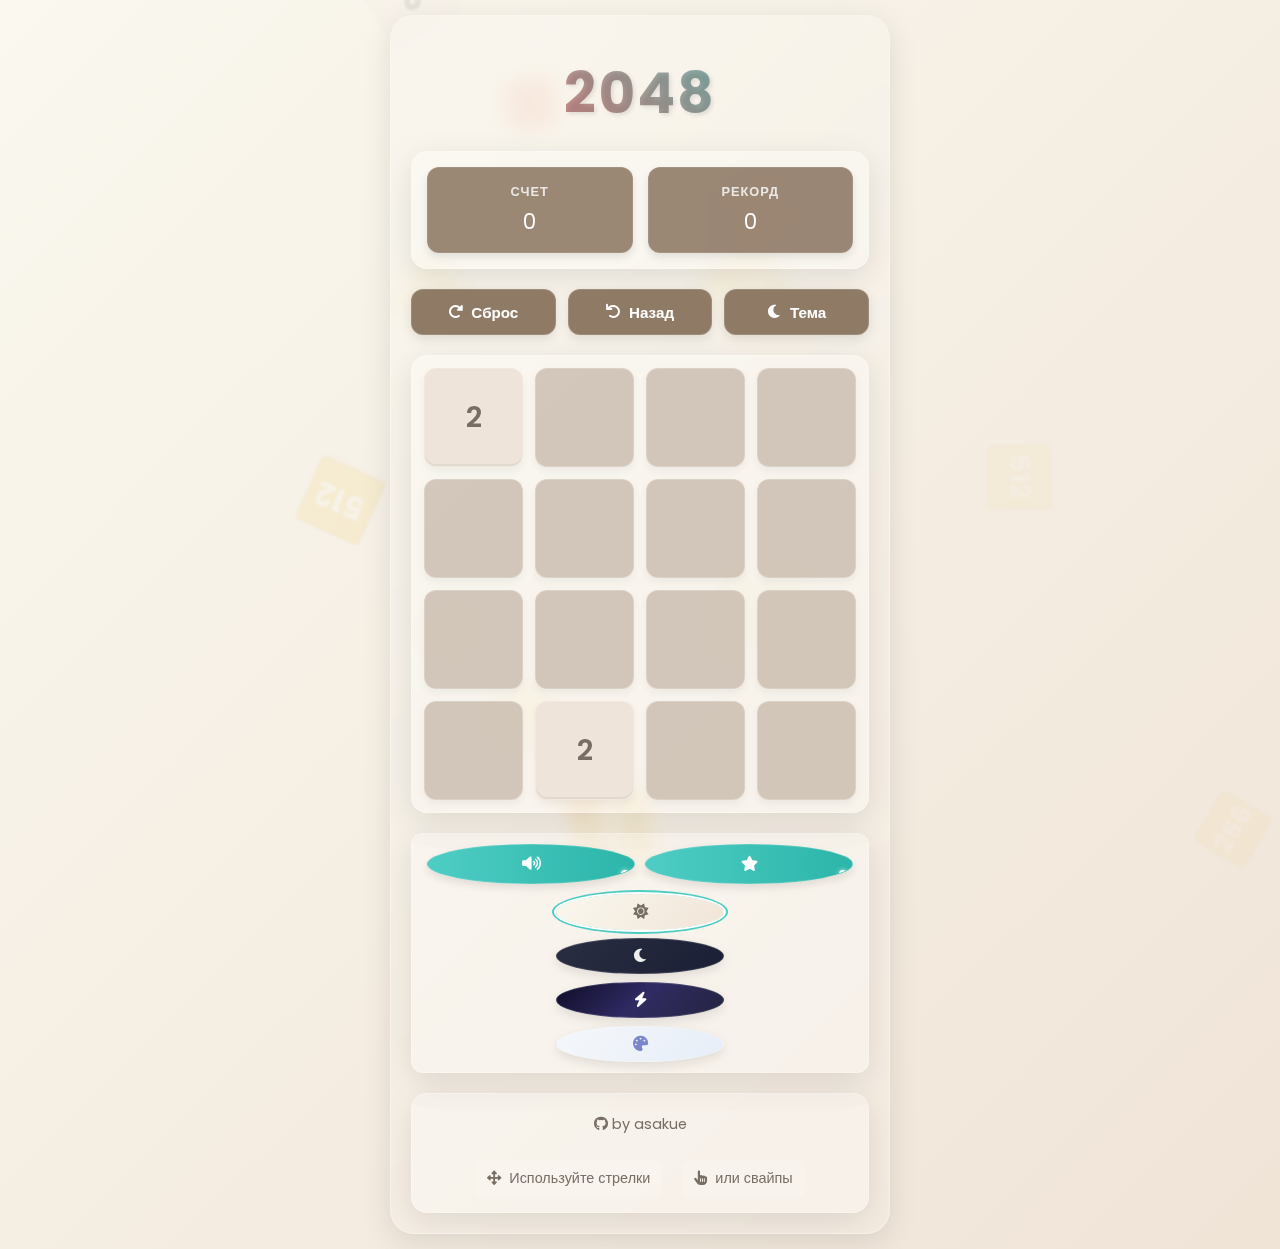
<file: index.html>
<!DOCTYPE html>
<html lang="ru">
<head>
    <meta charset="UTF-8">
    <meta name="viewport" content="width=device-width, initial-scale=1.0, maximum-scale=1.0, user-scalable=no">
    <title>2048 Deluxe</title>
    <!-- Подключение стилей -->
    <link rel="stylesheet" href="style.css">
    <link rel="stylesheet" href="additional-styles.css">
    <!-- Подключение шрифтов и иконок -->
    <link rel="stylesheet" href="https://cdnjs.cloudflare.com/ajax/libs/font-awesome/6.0.0-beta3/css/all.min.css">
    <link href="https://fonts.googleapis.com/css2?family=Poppins:wght@400;600;700&display=swap" rel="stylesheet">
</head>
<body>
    <!-- Основной контейнер игры -->
    <div class="container">
        <!-- Заголовок -->
        <header>
            <h1 class="animated-title">2048</h1>
        </header>

        <!-- Блок счета -->
        <div class="score-container glass-effect">
            <div class="score" id="score">
                <div class="score-label">СЧЕТ</div>
                <span>0</span>
            </div>
            <div class="best-score" id="best-score">
                <div class="score-label">РЕКОРД</div>
                <span>0</span>
            </div>
        </div>

        <!-- Блок кнопок управления -->
        <div class="button-container">
            <button id="reset" class="glow-effect" aria-label="Сброс игры">
                <i class="fas fa-redo-alt"></i> Сброс
            </button>
            <button id="undo" class="glow-effect" aria-label="Отменить ход">
                <i class="fas fa-undo"></i> Назад
            </button>
            <button id="theme-toggle" class="glow-effect" aria-label="Сменить тему">
                <i class="fas fa-moon"></i> Тема
            </button>
        </div>

        <!-- Игровое поле -->
        <main>
            <div id="board" class="board glass-effect" role="grid">
                <!-- Игровое поле заполняется динамически -->
            </div>
        </main>

        <!-- Панель дополнительных настроек -->
        <div class="settings-panel glass-effect">
            <button id="sound-toggle" class="setting-button" aria-label="Звук">
                <i class="fas fa-volume-up"></i>
            </button>
            <button id="bg-toggle" class="setting-button" aria-label="Анимированный фон">
                <i class="fas fa-star"></i>
            </button>
            <div id="theme-selector-container" class="theme-selector-container"></div>
        </div>
        
        <!-- Подвал -->
        <footer class="glass-effect">
            <!-- Ссылка на GitHub автора -->
            <a href="https://github.com/asakue" target="_blank" rel="noopener noreferrer" aria-label="GitHub автора">
                <i class="fab fa-github"></i> by asakue
            </a>
            <!-- Подсказки по управлению -->
            <div class="game-controls">
                <div class="control-hint">
                    <i class="fas fa-arrows-alt"></i> Используйте стрелки
                </div>
                <div class="control-hint">
                    <i class="fas fa-hand-pointer"></i> или свайпы
                </div>
            </div>
        </footer>
    </div>

    <!-- Подключение скриптов -->
    <script src="game/board.js"></script>
    <script src="game/score.js"></script>
    <script src="game/tile.js"></script>
    <script src="game/controls.js"></script>
    <script src="game/particles.js"></script>
    <script src="game/audio.js"></script>
    <script src="game/themes.js"></script>
    <script src="game/background.js"></script>
    <script src="main.js"></script>
</body>
</html>
</file>
<file: style.css>
/* Base styles */
* {
    box-sizing: border-box;
    margin: 0;
    padding: 0;
    -webkit-touch-callout: none; /* Отключение вызова контекстного меню (iOS) */
    -webkit-user-select: none;   /* Для Safari */
    -moz-user-select: none;      /* Для Firefox */
    -ms-user-select: none;       /* Для IE/Edge */
    user-select: none;           /* Для всех браузеров */
}

html {
    font-size: 16px;
    scroll-behavior: smooth;
}

body {
    font-family: 'Poppins', sans-serif;
    background: linear-gradient(135deg, #faf8ef, #f0e4d7);
    display: flex;
    justify-content: center;
    align-items: center;
    min-height: 100vh;
    color: #776e65;
    transition: background 0.5s ease, color 0.5s ease;
    -webkit-tap-highlight-color: transparent;
    -webkit-user-select: none; /* Для Safari */
    user-select: none;         /* Для всех браузеров */
    overflow-x: hidden;
}

/* Dark theme */
body.dark-theme {
    background: linear-gradient(135deg, #292e42, #1a1f35);
    color: #eee;
}

.dark-theme .board,
.dark-theme .score-container {
    background: rgba(0, 0, 0, 0.3);
    border-color: rgba(255, 255, 255, 0.1);
}

.dark-theme .tile {
    background: rgba(255, 255, 255, 0.1);
    color: #fff;
    box-shadow: 0 3px 8px rgba(0, 0, 0, 0.3);
}

.dark-theme button {
    background: #444c6e;
    color: #fff;
    border-color: rgba(255, 255, 255, 0.15);
}

.dark-theme footer {
    background: rgba(0, 0, 0, 0.2);
    border-color: rgba(255, 255, 255, 0.1);
}

/* Game container */
.container {
    width: 100%;
    max-width: 500px;
    padding: 20px;
    margin: 15px;
    background: rgba(255, 255, 255, 0.15);
    backdrop-filter: blur(10px);
    -webkit-backdrop-filter: blur(10px);
    border-radius: 24px;
    box-shadow: 0 8px 30px rgba(0, 0, 0, 0.1);
    border: 1px solid rgba(255, 255, 255, 0.2);
    transition: all 0.3s ease;
    overflow: hidden;
    position: relative;
}

/* Header */
.animated-title {
    font-size: 3.5rem;
    margin: 15px 0;
    background: linear-gradient(45deg, #ff6b6b, #4ecdc4);
    -webkit-background-clip: text;
    background-clip: text;
    color: transparent;
    text-shadow: 2px 2px 4px rgba(0, 0, 0, 0.1);
    text-align: center;
    font-weight: 700;
    letter-spacing: 2px;
    animation: title-glow 2s ease-in-out infinite alternate;
}

@keyframes title-glow {
    from { filter: drop-shadow(0 0 2px rgba(78, 205, 196, 0.3)); }
    to { filter: drop-shadow(0 0 8px rgba(255, 107, 107, 0.7)); }
}

/* Score board */
.score-container {
    display: flex;
    gap: 15px;
    margin: 0 auto 20px;
    padding: 15px;
    border-radius: 16px;
    background: rgba(187, 173, 160, 0.8);
    transition: all 0.3s ease;
    border: 1px solid rgba(255, 255, 255, 0.25);
    box-shadow: 0 5px 15px rgba(0, 0, 0, 0.05);
}

.score,
.best-score {
    flex: 1;
    padding: 15px;
    border-radius: 12px;
    background: rgba(143, 122, 102, 0.9);
    font-size: 1.3rem;
    color: #fff;
    text-align: center;
    transition: all 0.3s ease;
    box-shadow: 0 4px 8px rgba(0, 0, 0, 0.1);
    border: 1px solid rgba(255, 255, 255, 0.1);
}

.score-label {
    font-size: 0.8rem;
    letter-spacing: 1px;
    font-weight: 600;
    margin-bottom: 5px;
    opacity: 0.8;
}

.score.updated, 
.best-score.updated {
    animation: score-pulse 0.5s ease-out;
}

@keyframes score-pulse {
    0% { transform: scale(1); }
    50% { transform: scale(1.1); }
    100% { transform: scale(1); }
}

/* Game board */
.board {
    display: grid;
    grid-template-columns: repeat(4, 1fr);
    gap: 12px;
    padding: 12px;
    border-radius: 16px;
    background: rgba(187, 173, 160, 0.8);
    position: relative;
    touch-action: manipulation;
    box-shadow: 0 8px 20px rgba(0, 0, 0, 0.1);
    border: 1px solid rgba(255, 255, 255, 0.3);
    transition: all 0.3s ease;
    margin-bottom: 20px;
}

.tile {
    aspect-ratio: 1;
    display: flex;
    align-items: center;
    justify-content: center;
    font-size: 1.8rem;
    font-weight: 600;
    border-radius: 12px;
    background: rgba(205, 193, 180, 0.9);
    transition: all 0.15s ease;
    box-shadow: 0 4px 10px rgba(0, 0, 0, 0.05);
    border: 1px solid rgba(255, 255, 255, 0.2);
    position: relative;
    overflow: hidden;
}

/* Tile colors with improved contrast and depth */
.tile[data-value="2"] { 
    background: #eee4da; 
    box-shadow: 0 4px 8px rgba(0, 0, 0, 0.05), inset 0 -2px 0 rgba(0, 0, 0, 0.05); 
}
.tile[data-value="4"] { 
    background: #ede0c8; 
    box-shadow: 0 4px 8px rgba(0, 0, 0, 0.08), inset 0 -2px 0 rgba(0, 0, 0, 0.05); 
}
.tile[data-value="8"] { 
    background: linear-gradient(135deg, #f2b179, #eb9f6a); 
    color: #fff; 
    box-shadow: 0 4px 10px rgba(0, 0, 0, 0.1), inset 0 -3px 0 rgba(0, 0, 0, 0.1); 
}
.tile[data-value="16"] { 
    background: linear-gradient(135deg, #f59563, #ed8353); 
    color: #fff; 
    box-shadow: 0 4px 10px rgba(0, 0, 0, 0.12), inset 0 -3px 0 rgba(0, 0, 0, 0.1); 
}
.tile[data-value="32"] { 
    background: linear-gradient(135deg, #f67c5f, #ee6b4c); 
    color: #fff; 
    box-shadow: 0 4px 12px rgba(0, 0, 0, 0.15), inset 0 -3px 0 rgba(0, 0, 0, 0.1); 
}
.tile[data-value="64"] { 
    background: linear-gradient(135deg, #f65e3b, #eb4d29); 
    color: #fff; 
    box-shadow: 0 4px 12px rgba(0, 0, 0, 0.18), inset 0 -3px 0 rgba(0, 0, 0, 0.1); 
}
.tile[data-value="128"] { 
    background: linear-gradient(135deg, #edcf72, #e7c352); 
    color: #fff; 
    box-shadow: 0 4px 15px rgba(0, 0, 0, 0.2), inset 0 -3px 0 rgba(0, 0, 0, 0.1); 
    font-size: 1.6rem;
}
.tile[data-value="256"] { 
    background: linear-gradient(135deg, #edcc61, #e6c040); 
    color: #fff; 
    box-shadow: 0 6px 15px rgba(0, 0, 0, 0.22), inset 0 -3px 0 rgba(0, 0, 0, 0.1); 
    font-size: 1.6rem;
}
.tile[data-value="512"] { 
    background: linear-gradient(135deg, #edc850, #e6be2d); 
    color: #fff; 
    box-shadow: 0 6px 18px rgba(0, 0, 0, 0.25), inset 0 -3px 0 rgba(0, 0, 0, 0.1); 
    font-size: 1.6rem;
}
.tile[data-value="1024"] { 
    background: linear-gradient(135deg, #edc53f, #e5bb1c); 
    color: #fff; 
    box-shadow: 0 8px 20px rgba(0, 0, 0, 0.25), inset 0 -4px 0 rgba(0, 0, 0, 0.1); 
    font-size: 1.3rem;
}
.tile[data-value="2048"] { 
    background: linear-gradient(135deg, #edc22e, #e5b908); 
    color: #fff; 
    box-shadow: 0 8px 25px rgba(0, 0, 0, 0.3), inset 0 -4px 0 rgba(0, 0, 0, 0.1); 
    font-size: 1.3rem;
    animation: winner-pulse 1.5s ease infinite;
}

@keyframes winner-pulse {
    0%, 100% { box-shadow: 0 8px 25px rgba(0, 0, 0, 0.3), 0 0 0 0 rgba(237, 194, 46, 0.7); }
    50% { box-shadow: 0 8px 25px rgba(0, 0, 0, 0.3), 0 0 20px 10px rgba(237, 194, 46, 0.3); }
}

/* Buttons */
.button-container {
    display: flex;
    gap: 12px;
    margin: 15px 0 20px;
    flex-wrap: wrap;
    justify-content: center;
}

button {
    flex: 1 1 120px;
    padding: 12px 15px;
    border: none;
    border-radius: 12px;
    background: #8f7a66;
    color: #fff;
    font-size: 0.95rem;
    font-weight: 600;
    cursor: pointer;
    transition: all 0.2s ease;
    display: flex;
    align-items: center;
    justify-content: center;
    gap: 8px;
    min-height: 46px;
    box-shadow: 0 4px 12px rgba(0, 0, 0, 0.1);
    border: 1px solid rgba(255, 255, 255, 0.15);
    position: relative;
    overflow: hidden;
}

button::before {
    content: '';
    position: absolute;
    top: 0;
    left: -100%;
    width: 100%;
    height: 100%;
    background: linear-gradient(90deg, transparent, rgba(255, 255, 255, 0.2), transparent);
    transition: 0.5s;
}

button:hover::before {
    left: 100%;
}

button:hover {
    transform: translateY(-3px);
    box-shadow: 0 6px 15px rgba(0, 0, 0, 0.15);
}

button:active {
    transform: translateY(-1px);
    box-shadow: 0 3px 8px rgba(0, 0, 0, 0.1);
}

button:disabled {
    opacity: 0.6;
    cursor: not-allowed;
    transform: none;
    box-shadow: 0 2px 5px rgba(0, 0, 0, 0.05);
}

.glow-effect {
    position: relative;
}

.glow-effect:hover {
    background: #a18b76;
}

/* Footer */
footer {
    margin-top: 20px;
    padding: 15px;
    font-size: 0.9rem;
    display: flex;
    flex-direction: column;
    gap: 10px;
    align-items: center;
    background: rgba(187, 173, 160, 0.3);
    backdrop-filter: blur(8px);
    -webkit-backdrop-filter: blur(8px);
    border-radius: 16px;
    border: 1px solid rgba(255, 255, 255, 0.2);
    transition: all 0.3s ease;
}

footer a {
    color: inherit;
    text-decoration: none;
    transition: all 0.3s ease;
    padding: 5px 10px;
    border-radius: 8px;
}

footer a:hover {
    background: rgba(255, 255, 255, 0.2);
    transform: translateY(-2px);
}

.game-controls {
    display: flex;
    gap: 20px;
    margin-top: 10px;
    flex-wrap: wrap;
    justify-content: center;
}

.control-hint {
    display: flex;
    align-items: center;
    gap: 8px;
    padding: 8px 12px;
    background: rgba(255, 255, 255, 0.15);
    border-radius: 8px;
    transition: all 0.3s ease;
}

.control-hint:hover {
    background: rgba(255, 255, 255, 0.25);
    transform: translateY(-2px);
}

/* Animations */
@keyframes tileAppear {
    0% { transform: scale(0); opacity: 0; }
    60% { transform: scale(1.1); }
    80% { transform: scale(0.9); }
    100% { transform: scale(1); opacity: 1; }
}

.new-tile {
    animation: tileAppear 0.3s ease-out forwards;
}

/* Анимации для индикатора свайпа удалены */

@keyframes slide-left {
    0% { transform: translateX(100%); opacity: 0; }
    100% { transform: translateX(0); opacity: 1; }
}

@keyframes slide-right {
    0% { transform: translateX(-100%); opacity: 0; }
    100% { transform: translateX(0); opacity: 1; }
}

@keyframes slide-up {
    0% { transform: translateY(100%); opacity: 0; }
    100% { transform: translateY(0); opacity: 1; }
}

@keyframes slide-down {
    0% { transform: translateY(-100%); opacity: 0; }
    100% { transform: translateY(0); opacity: 1; }
}

/* Классы для анимации */
.tile.slide-left {
    animation: slide-left 0.2s ease-in-out forwards;
}

.tile.slide-right {
    animation: slide-right 0.2s ease-in-out forwards;
}

.tile.slide-up {
    animation: slide-up 0.2s ease-in-out forwards;
}

.tile.slide-down {
    animation: slide-down 0.2s ease-in-out forwards;
}

/* Glass effect */
.glass-effect {
    background: rgba(255, 255, 255, 0.1);
    backdrop-filter: blur(12px);
    -webkit-backdrop-filter: blur(12px);
    border: 1px solid rgba(255, 255, 255, 0.2);
    box-shadow: 0 8px 32px rgba(0, 0, 0, 0.1);
}

/* Custom scrollbar */
::-webkit-scrollbar {
    width: 8px;
}

::-webkit-scrollbar-track {
    background: rgba(0, 0, 0, 0.05);
    border-radius: 10px;
}

::-webkit-scrollbar-thumb {
    background: #8f7a66;
    border-radius: 10px;
    border: 2px solid transparent;
    background-clip: padding-box;
}

::-webkit-scrollbar-thumb:hover {
    background: #756354;
    border: 2px solid transparent;
    background-clip: padding-box;
}

/* Mobile optimizations */
@media (max-width: 500px) {
    .container {
        margin: 5px;
        padding: 15px;
    }

    .animated-title {
        font-size: 2.8rem;
        margin: 10px 0;
    }

    .score-container {
        gap: 10px;
        padding: 10px;
    }

    .score,
    .best-score {
        font-size: 1.1rem;
        padding: 10px;
    }

    .tile {
        font-size: 1.5rem;
    }

    button {
        font-size: 0.85rem;
        padding: 10px;
    }

    footer {
        font-size: 0.8rem;
    }
}

@media (max-width: 380px) {
    .animated-title {
        font-size: 2.2rem;
    }

    .tile {
        font-size: 1.2rem;
    }

    .button-container {
        gap: 8px;
    }

    button {
        min-height: 40px;
        padding: 8px;
    }
    
    .board {
        gap: 8px;
        padding: 8px;
    }
}
</file>
<file: additional-styles.css>
/* Стили для оверлея "Game Over" */
.game-over-overlay {
    position: fixed;
    top: 0;
    left: 0;
    width: 100%;
    height: 100%;
    background: rgba(0, 0, 0, 0.85);
    display: flex;
    justify-content: center;
    align-items: center;
    z-index: 1000;
    animation: overlay-fade 0.4s ease-in;
    backdrop-filter: blur(5px);
    -webkit-backdrop-filter: blur(5px);
}

@keyframes overlay-fade {
    from { opacity: 0; }
    to { opacity: 1; }
}

.game-over-message {
    background: rgba(255, 255, 255, 0.95);
    padding: 2.5rem;
    border-radius: 20px;
    text-align: center;
    box-shadow: 0 10px 30px rgba(0, 0, 0, 0.4);
    max-width: 90%;
    margin: 0 auto;
    animation: message-pop 0.5s cubic-bezier(0.175, 0.885, 0.32, 1.275);
    border: 1px solid rgba(255, 255, 255, 0.3);
    transform: translateZ(0);
}

.dark-theme .game-over-message {
    background: rgba(40, 44, 64, 0.95);
    color: #fff;
    border-color: rgba(255, 255, 255, 0.1);
}

@keyframes message-pop {
    0% { transform: scale(0.5); opacity: 0; }
    100% { transform: scale(1); opacity: 1; }
}

.game-over-message h2 {
    color: #ff6b6b;
    margin-bottom: 1.5rem;
    font-size: 2.2rem;
    text-shadow: 0 2px 4px rgba(0, 0, 0, 0.1);
    font-weight: 700;
}

.dark-theme .game-over-message h2 {
    color: #ff8c8c;
}

.game-over-message p {
    font-size: 1.3rem;
    margin-bottom: 1.5rem;
    line-height: 1.6;
}

.game-over-message button {
    margin-top: 1.5rem;
    background: linear-gradient(to right, #4ecdc4, #2cb5aa);
    padding: 1rem 2rem;
    border: none;
    border-radius: 12px;
    color: #fff;
    font-size: 1.1rem;
    font-weight: 600;
    cursor: pointer;
    transition: all 0.3s ease;
    box-shadow: 0 4px 15px rgba(78, 205, 196, 0.4);
    position: relative;
    overflow: hidden;
}

.game-over-message button::before {
    content: '';
    position: absolute;
    top: 0;
    left: -100%;
    width: 100%;
    height: 100%;
    background: linear-gradient(90deg, transparent, rgba(255, 255, 255, 0.3), transparent);
    transition: 0.5s;
}

.game-over-message button:hover::before {
    left: 100%;
}

.game-over-message button:hover {
    background: linear-gradient(to right, #3dbbaa, #1ea89d);
    transform: translateY(-3px);
    box-shadow: 0 6px 20px rgba(78, 205, 196, 0.5);
}

.game-over-message button:active {
    transform: translateY(-1px);
    box-shadow: 0 3px 10px rgba(78, 205, 196, 0.4);
}

/* Анимация слияния плиток */
@keyframes mergeScale {
    0% { transform: scale(1); }
    50% { transform: scale(1.15); filter: brightness(1.2); }
    100% { transform: scale(1); }
}

.tile.merged {
    animation: mergeScale 0.3s cubic-bezier(0.175, 0.885, 0.32, 1.275);
    z-index: 10;
}

/* Удалены стили индикатора свайпа */

/* Состояния кнопок */
button:hover {
    opacity: 0.9;
    transform: translateY(-3px);
    box-shadow: 0 6px 15px rgba(0, 0, 0, 0.15);
}

button:active {
    transform: translateY(-1px);
    box-shadow: 0 3px 8px rgba(0, 0, 0, 0.1);
}

button:disabled {
    opacity: 0.6;
    cursor: not-allowed;
    transform: none;
    box-shadow: none;
}

/* Дополнительная мобильная адаптация */
@media (max-width: 340px) {
    .tile {
        font-size: 1rem;
        border-radius: 8px;
    }

    .animated-title {
        font-size: 2rem;
    }

    button {
        min-width: 90px;
        padding: 8px;
        font-size: 0.8rem;
    }

    .game-over-message {
        padding: 1.5rem;
    }

    .game-over-message h2 {
        font-size: 1.8rem;
    }

    .game-over-message p {
        font-size: 1rem;
    }

    .game-over-message button {
        padding: 0.8rem 1.5rem;
        font-size: 0.9rem;
    }
}

/* Стили для истории ходов */
.move-history {
    position: absolute;
    top: 20px;
    right: 20px;
    background: rgba(255, 255, 255, 0.9);
    padding: 15px;
    border-radius: 12px;
    display: none;
    font-size: 0.9rem;
    max-width: 150px;
    box-shadow: 0 5px 15px rgba(0, 0, 0, 0.1);
    border: 1px solid rgba(255, 255, 255, 0.3);
}

.dark-theme .move-history {
    background: rgba(40, 44, 64, 0.9);
    color: white;
    border-color: rgba(255, 255, 255, 0.1);
}

/* Эффекты для стеклянного интерфейса */
.glass-effect {
    background: rgba(255, 255, 255, 0.15);
    backdrop-filter: blur(12px);
    -webkit-backdrop-filter: blur(12px);
    border: 1px solid rgba(255, 255, 255, 0.2);
    box-shadow: 0 8px 32px rgba(0, 0, 0, 0.1);
}

.dark-theme .glass-effect {
    background: rgba(40, 44, 64, 0.2);
    border-color: rgba(255, 255, 255, 0.05);
}

/* Particle effects for tile merges */
.particle {
    position: absolute;
    pointer-events: none;
    border-radius: 50%;
    width: 10px;
    height: 10px;
    opacity: 0.8;
    animation: particle-fade 0.8s ease-out forwards;
}

@keyframes particle-fade {
    0% { transform: scale(0.3); opacity: 0.8; }
    100% { transform: scale(0); opacity: 0; }
}

/* Ripple effect for tiles */
.ripple {
    position: absolute;
    border-radius: 50%;
    transform: scale(0);
    animation: ripple 0.8s linear;
    background: rgba(255, 255, 255, 0.4);
}

@keyframes ripple {
    to { transform: scale(2.5); opacity: 0; }
}

/* Стили для панели настроек */
.settings-panel {
    display: flex;
    gap: 10px;
    padding: 10px 15px;
    border-radius: 12px;
    margin: 15px 0;
    justify-content: center;
    flex-wrap: wrap;
}

.setting-button {
    width: 40px;
    height: 40px;
    border-radius: 50%;
    display: flex;
    align-items: center;
    justify-content: center;
    padding: 0;
    min-height: auto;
    transition: all 0.3s ease;
    background: rgba(143, 122, 102, 0.9);
    color: white;
    box-shadow: 0 4px 8px rgba(0, 0, 0, 0.1);
    position: relative;
    overflow: hidden;
}

.setting-button:hover {
    transform: translateY(-3px) scale(1.1);
    box-shadow: 0 6px 12px rgba(0, 0, 0, 0.15);
}

.setting-button.active {
    background: linear-gradient(to right, #4ecdc4, #2cb5aa);
}

.setting-button.active::after {
    content: '';
    position: absolute;
    width: 8px;
    height: 8px;
    border-radius: 50%;
    background: #fff;
    bottom: 5px;
    right: 5px;
    box-shadow: 0 0 5px rgba(255, 255, 255, 0.7);
}

/* Селектор тем */
.theme-selector-container {
    display: flex;
    flex-wrap: wrap;
    gap: 8px;
    justify-content: center;
}

.theme-button {
    width: 36px;
    height: 36px;
    border-radius: 50%;
    display: flex;
    align-items: center;
    justify-content: center;
    padding: 0;
    min-height: auto;
    transition: all 0.3s ease;
    position: relative;
}

.theme-button[data-theme="light"] {
    background: linear-gradient(135deg, #faf8ef, #f0e4d7);
    color: #776e65;
}

.theme-button[data-theme="dark"] {
    background: linear-gradient(135deg, #292e42, #1a1f35);
    color: #eee;
}

.theme-button[data-theme="neon"] {
    background: linear-gradient(135deg, #0f0c29, #302b63, #24243e);
    color: #fff;
}

.theme-button[data-theme="pastel"] {
    background: linear-gradient(135deg, #f5f7fa, #e6eef8);
    color: #7986cb;
}

.theme-button:hover {
    transform: translateY(-2px) scale(1.1);
    box-shadow: 0 5px 10px rgba(0, 0, 0, 0.2);
}

.theme-button.active {
    box-shadow: 0 0 0 2px #fff, 0 0 0 4px #4ecdc4;
}

/* Анимация появления звука */
@keyframes sound-wave {
    0%, 100% { transform: scale(1); }
    50% { transform: scale(1.2); }
}

.sound-wave {
    animation: sound-wave 0.5s ease-in-out;
}

/* Анимация заднего фона */
.animated-background {
    position: fixed;
    top: 0;
    left: 0;
    width: 100%;
    height: 100%;
    z-index: -1;
    pointer-events: none;
}

/* Стили для плиток анимированного фона */
.bg-tile {
    position: absolute;
    display: flex;
    align-items: center;
    justify-content: center;
    border-radius: 6px;
    font-weight: bold;
    box-shadow: 0 4px 12px rgba(0, 0, 0, 0.15);
    transform-origin: center;
    user-select: none;
    transition: background-color 0.3s ease, color 0.3s ease;
    opacity: 0.1;
    filter: blur(1px);
}

/* Custom scrollbar */
::-webkit-scrollbar {
    width: 8px;
}

::-webkit-scrollbar-track {
    background: rgba(0, 0, 0, 0.1);
    border-radius: 10px;
}

::-webkit-scrollbar-thumb {
    background: #8f7a66;
    border-radius: 10px;
}

::-webkit-scrollbar-thumb:hover {
    background: #756354;
}

/* Win celebration effects */
.confetti {
    position: absolute;
    width: 8px;
    height: 16px;
    opacity: 0;
    pointer-events: none;
    transform-origin: center;
    animation: confetti-fall 2.5s linear forwards;
}

@keyframes confetti-fall {
    0% { transform: translateY(-100px) rotate(0deg); opacity: 1; }
    100% { transform: translateY(100vh) rotate(720deg); opacity: 0; }
}

/* Стили для поздравительного сообщения */
.celebration-message {
    position: fixed;
    top: 50%;
    left: 50%;
    transform: translate(-50%, -50%) scale(0.9);
    opacity: 0;
    padding: 2.5rem;
    border-radius: 20px;
    text-align: center;
    max-width: 90%;
    width: 400px;
    margin: 0 auto;
    z-index: 1000;
    box-shadow: 0 15px 35px rgba(0, 0, 0, 0.25);
    border: 1px solid rgba(255, 255, 255, 0.3);
    transition: all 0.3s cubic-bezier(0.175, 0.885, 0.32, 1.275);
}

.dark-theme .celebration-message {
    background: rgba(40, 44, 64, 0.9);
    color: #fff;
    border-color: rgba(255, 255, 255, 0.1);
}

.celebration-message h2 {
    color: #f59563;
    margin-bottom: 1.5rem;
    font-size: 2.2rem;
    text-shadow: 0 2px 4px rgba(0, 0, 0, 0.1);
    font-weight: 700;
}

.celebration-message p {
    font-size: 1.3rem;
    margin-bottom: 1rem;
    line-height: 1.6;
}

.celebration-message button {
    margin-top: 1.5rem;
    background: linear-gradient(to right, #f59563, #e9853e);
    padding: 1rem 2rem;
    border: none;
    border-radius: 12px;
    color: #fff;
    font-size: 1.1rem;
    font-weight: 600;
    cursor: pointer;
    transition: all 0.3s ease;
    box-shadow: 0 4px 15px rgba(245, 149, 99, 0.4);
    position: relative;
    overflow: hidden;
}

.celebration-message button:hover {
    background: linear-gradient(to right, #e9853e, #e67e28);
    transform: translateY(-3px);
    box-shadow: 0 6px 20px rgba(245, 149, 99, 0.5);
}

@media (max-width: 340px) {
    .celebration-message {
        padding: 1.5rem;
    }

    .celebration-message h2 {
        font-size: 1.8rem;
    }

    .celebration-message p {
        font-size: 1rem;
    }

    .celebration-message button {
        padding: 0.8rem 1.5rem;
        font-size: 0.9rem;
    }
}
</file>
